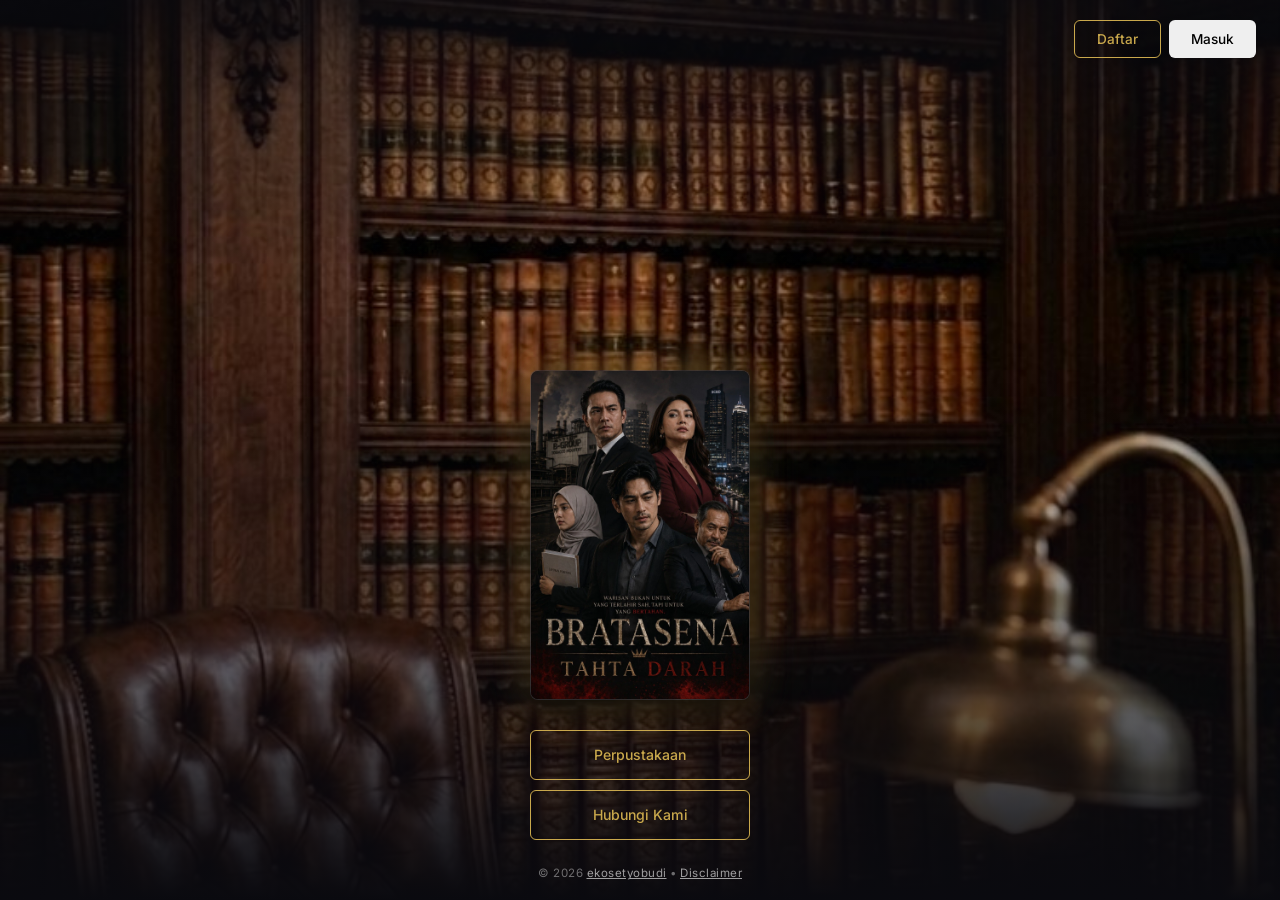
<file: index.html>
<!DOCTYPE html>
<html lang="id">
<head>
  <meta charset="UTF-8">
  <meta name="viewport" content="width=device-width, initial-scale=1.0, maximum-scale=1.0, user-scalable=no">
  <meta name="theme-color" content="#0a0a0f">
  <meta name="description" content="motjo — Perpustakaan Digital fiksi & novel karya ekosetyobudi.">
  <title>motjo — Perpustakaan Digital</title>
  <link rel="manifest" href="manifest.json">
  <link rel="stylesheet" href="css/style.css">
  <style>
    /* Auth buttons on the hero image itself — positioned absolutely */
    .hero-auth {
      position: absolute;
      top: 16px;
      right: 16px;
      z-index: 10;
      display: flex;
      gap: 8px;
    }
    .hero-auth .btn {
      padding: 8px 16px;
      font-size: 0.8rem;
    }
    @media (min-width: 768px) {
      .hero-auth { top: 20px; right: 24px; }
      .hero-auth .btn { padding: 10px 22px; font-size: 0.85rem; }
    }
    
    /* Center container adjustment for no text */
    .hero-content {
      display: flex;
      flex-direction: column;
      align-items: center;
      justify-content: flex-end; /* Push to bottom */
      height: 100%;
      box-sizing: border-box;
      padding-bottom: 60px; /* Leave space for floating copyright footer */
    }

    /* ===== LANDING PAGE COVER SLIDESHOW & GLOW 3D ===== */
    /* ===== LANDING PAGE COVER SLIDESHOW & GLOW 3D ===== */
    .hero-cover-slideshow {
      position: relative;
      width: 190px; /* Larger size to fill empty space */
      aspect-ratio: 2/3;
      margin-bottom: 30px;
      background: rgba(0, 0, 0, 0.4);
      
      /* 3D Glow: pendaran cahaya keemasan halus di belakang */
      box-shadow: 
        0 15px 35px rgba(0, 0, 0, 0.7),
        0 0 35px rgba(199, 168, 76, 0.3),
        0 0 70px rgba(199, 168, 76, 0.15);
      border: 1px solid rgba(255, 255, 255, 0.15);
      border-radius: 8px;
      overflow: hidden;
      transition: transform 0.5s ease;
      z-index: 5;
    }

    @media (min-width: 500px) {
      .hero-cover-slideshow {
        width: 220px;
      }
    }

    .hero-cover-slideshow:hover {
      transform: scale(1.04) translateY(-2px);
      box-shadow: 
        0 20px 40px rgba(0, 0, 0, 0.8),
        0 0 45px rgba(199, 168, 76, 0.5),
        0 0 90px rgba(199, 168, 76, 0.25);
    }

    .hero-cover-slideshow .slide {
      position: absolute;
      top: 0;
      left: 0;
      width: 100%;
      height: 100%;
      object-fit: cover;
      opacity: 0;
      transition: opacity 1.0s ease-in-out; /* Exactly 1s transition duration */
      z-index: 1;
    }

    .hero-cover-slideshow .slide.active {
      opacity: 1;
      z-index: 2;
    }

    .hero-actions {
      display: flex;
      flex-direction: column; /* Vertical layout */
      gap: 10px;
      width: 100%;
      max-width: 280px; /* Narrower width for elegant vertical stack */
      justify-content: center;
      padding: 0 16px;
      z-index: 5;
    }

    .hero-actions .btn {
      width: 100%;
      padding: 12px 18px;
      font-size: 0.88rem;
      text-align: center;
    }

    /* Modal styling overrides for text content */
    .modal-body-scrollable {
      max-height: 250px;
      overflow-y: auto;
      font-family: var(--font-ui);
      font-size: 0.8rem;
      color: var(--text-secondary);
      line-height: 1.6;
      padding-right: 8px;
      margin-top: 16px;
    }
    .modal-body-scrollable p {
      margin-bottom: 12px;
    }
  </style>
</head>
<body class="page-landing">

<!-- ===== AUTH MODAL ===== -->
<div class="modal-overlay" id="auth-modal">
  <div class="modal">
    <button class="modal-close" onclick="App.closeModal('auth-modal')">&times;</button>
    
    <!-- Maskot motjo ramah di modal Auth -->
    <div style="display:flex; justify-content:center; margin-top: 10px; margin-bottom:14px;">
      <img src="assets/motjo-mascot.webp" style="width: 80px; height: 80px; border-radius: 50%; object-fit: cover; border: 1.5px solid var(--gold-dim); box-shadow: 0 4px 15px rgba(0,0,0,0.5);" alt="motjo Mascot">
    </div>

    <div class="modal-title" id="auth-modal-title" style="margin-top:0;">Masuk</div>
    <div class="modal-subtitle" id="auth-modal-subtitle">Silakan masuk untuk melanjutkan membaca</div>

    <div class="modal-device-warning">
      <span><strong>Akun tersimpan di perangkat ini saja.</strong> Data tidak disinkronkan ke server. Jika berganti HP atau menghapus data browser, Anda harus daftar ulang. Gunakan nama pengguna dan kata sandi yang mudah diingat.</span>
    </div>

    <div id="auth-form">
      <div class="form-group">
        <label for="auth-username">Nama Pengguna</label>
        <input type="text" id="auth-username" placeholder="Nama pengguna" autocomplete="off">
        <div class="form-error" id="auth-username-error"></div>
      </div>
      <div class="form-group">
        <label for="auth-password">Kata Sandi</label>
        <input type="password" id="auth-password" placeholder="Kata sandi" autocomplete="off">
        <div class="form-error" id="auth-password-error"></div>
      </div>
      <button class="btn form-submit" id="auth-submit" style="background:#ffffff; color:#0a0a0f;">Masuk</button>
    </div>

    <div class="form-toggle" id="auth-toggle">
      Belum punya akun? <a id="auth-switch">Daftar di sini</a>
    </div>
  </div>
</div>

<!-- ===== DISCLAIMER MODAL ===== -->
<div class="modal-overlay" id="disclaimer-modal">
  <div class="modal" style="max-width: 450px;">
    <button class="modal-close" onclick="App.closeModal('disclaimer-modal')">&times;</button>
    <div class="modal-title" style="font-size: 1.3rem;">Pernyataan Penyangkalan</div>
    <div class="modal-subtitle" style="margin-bottom: 0;">Disclaimer Hukum & Kontinuitas Cerita</div>
    
    <div class="modal-body-scrollable">
      <p>Seluruh karya fiksi yang dipublikasikan dalam platform ini, termasuk namun tidak terbatas pada karakter, nama tokoh, latar belakang keluarga, organisasi, nama perusahaan, peristiwa hukum, intrik bisnis, serta lokasi kejadian, adalah murni hasil rekaan dan imajinasi penulis.</p>
      <p>Segala bentuk kemiripan atau kesamaan nama tokoh, jabatan, nama korporasi, alur persaingan bisnis, maupun detail peristiwa dengan kondisi nyata di dunia riil—baik di masa lalu, masa kini, maupun masa depan, serta baik yang menyangkut tokoh yang masih hidup maupun yang telah tiada—merupakan kebetulan semata dan sama sekali tidak merefleksikan kebenaran faktual.</p>
      <p>Isi dari cerita ini tidak ditujukan untuk menyudutkan, mencemarkan nama baik, atau mengasosiasikan diri dengan individu, institusi pemerintah, aparat penegak hukum, partai politik, maupun entitas bisnis tertentu dalam realitas kehidupan nyata.</p>
    </div>
    
    <button class="btn btn-ghost form-submit" onclick="App.closeModal('disclaimer-modal')" style="margin-top: 20px; width: 100%;">Tutup</button>
  </div>
</div>

<!-- ===== HERO / LANDING ===== -->
<section class="hero">
  <!-- IMAGE HERO: Study room klasik 9:16 dengan logo motjo -->
  <img class="hero-image" id="hero-image" src="assets/hero-study.jpg" alt="motjo library" loading="eager">

  <!-- Auth buttons on hero -->
  <div class="hero-auth" data-auth="logged-out">
    <button class="btn btn-outline" onclick="App.openModal('auth-modal')">Daftar</button>
    <button class="btn" onclick="App.openModal('auth-modal')">Masuk</button>
  </div>
  <div class="hero-auth" data-auth="logged-in" style="display:none;">
    <span style="color:rgba(255, 255, 255, 0.7);font-family:var(--font-ui);font-size:0.83rem;display:flex;align-items:center;margin-right:8px;">
      User: <span data-auth="username" style="margin-left: 4px; color:#ffffff; font-weight:500;"></span>
    </span>
    <button class="btn btn-ghost" onclick="Auth.logout();location.reload();">Keluar</button>
  </div>

  <div class="hero-content">
    <!-- SLIDESHOW COVER DI TENGAH DENGAN GLOW 3D -->
    <div class="hero-cover-slideshow">
      <img src="assets/bratasena/season-01.webp" class="slide active" alt="Season 1">
      <img src="assets/bratasena/season-02.webp" class="slide" alt="Season 2">
      <img src="assets/bratasena/season-03.webp" class="slide" alt="Season 3">
      <img src="assets/bratasena/season-04.webp" class="slide" alt="Season 4">
    </div>

    <div class="hero-actions">
      <a href="library.html" class="btn btn-outline">Perpustakaan</a>
      <a href="https://wa.me/62895428301010" target="_blank" class="btn btn-outline">Hubungi Kami</a>
    </div>
  </div>

  <!-- FLOATING COPYRIGHT FOOTER -->
  <div class="hero-footer-copyright">
    &copy; 2026 <a href="mailto:paranparanjare@gmail.com">ekosetyobudi</a> &bull; <a onclick="App.openModal('disclaimer-modal')">Disclaimer</a>
  </div>
</section>

<!-- ===== NOTIFICATION CONTAINER ===== -->
<div id="notification-container"></div>

<!-- ===== SCRIPTS ===== -->
<script src="js/auth.js"></script>
<script src="js/app.js"></script>
<script>
  // Dynamic cover slideshow script
  document.addEventListener('DOMContentLoaded', async () => {
    const slideshowContainer = document.querySelector('.hero-cover-slideshow');
    if (!slideshowContainer) return;

    try {
      const base = window.location.pathname.substring(0, window.location.pathname.lastIndexOf('/'));
      const resp = await fetch(`${base}/novels/novels.json?cb=${Date.now()}`);
      if (!resp.ok) throw new Error();
      const data = await resp.json();
      const novels = data.novels || [];
      
      let covers = [];
      novels.forEach(novel => {
        if (novel.cover) {
          covers.push({ src: novel.cover, title: novel.title });
        }
        if (novel.seasons) {
          novel.seasons.forEach(s => {
            if (s.cover) {
              covers.push({ src: s.cover, title: `${novel.title} - ${s.name}` });
            }
          });
        }
      });

      // Remove duplicates
      covers = covers.filter((value, index, self) =>
        self.findIndex(t => t.src === value.src) === index
      );

      if (covers.length > 0) {
        slideshowContainer.innerHTML = '';
        covers.forEach((cover, idx) => {
          const img = document.createElement('img');
          img.src = cover.src;
          img.className = idx === 0 ? 'slide active' : 'slide';
          img.alt = cover.title;
          slideshowContainer.appendChild(img);
        });

        const slides = slideshowContainer.querySelectorAll('.slide');
        let currentIdx = 0;
        setInterval(() => {
          slides[currentIdx].classList.remove('active');
          currentIdx = (currentIdx + 1) % slides.length;
          slides[currentIdx].classList.add('active');
        }, 4000);
      }
    } catch (e) {
      console.warn('Fallback: running static slides.', e);
      const slides = slideshowContainer.querySelectorAll('.slide');
      if (slides.length > 0) {
        let currentIdx = 0;
        setInterval(() => {
          slides[currentIdx].classList.remove('active');
          currentIdx = (currentIdx + 1) % slides.length;
          slides[currentIdx].classList.add('active');
        }, 4000);
      }
    }
  });
</script>
</body>
</html>
</file>
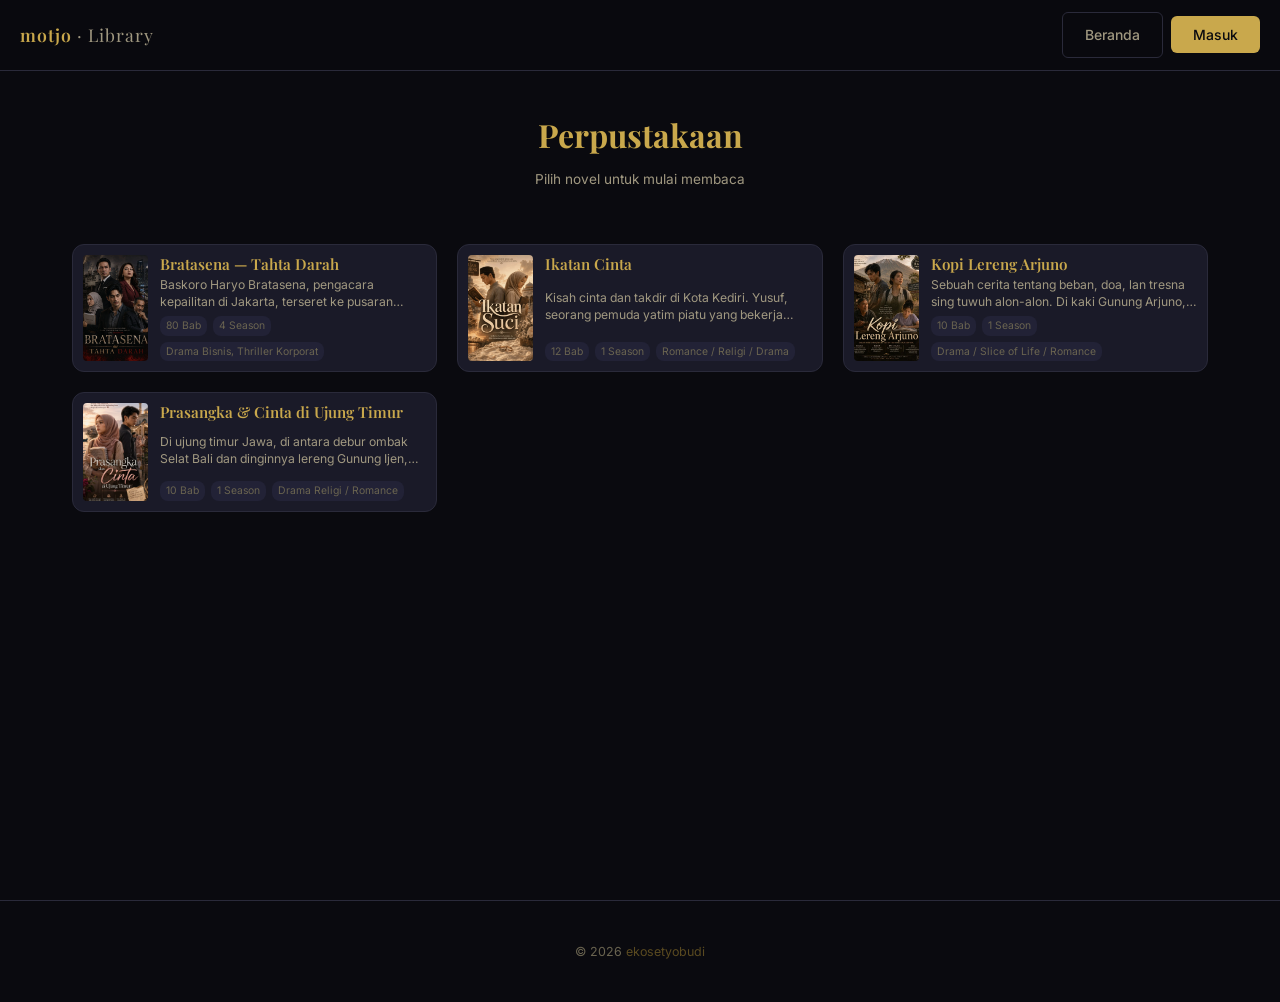
<file: library.html>
<!DOCTYPE html>
<html lang="id">
<head>
  <meta charset="UTF-8">
  <meta name="viewport" content="width=device-width, initial-scale=1.0, maximum-scale=1.0, user-scalable=no">
  <meta name="theme-color" content="#0a0a0f">
  <title>Perpustakaan — Bratasena</title>
  <link rel="manifest" href="manifest.json">
  <link rel="stylesheet" href="css/style.css">
</head>
<body>

<!-- ===== AUTH MODAL ===== -->
<div class="modal-overlay" id="auth-modal">
  <div class="modal">
    <button class="modal-close" onclick="App.closeModal('auth-modal')">&times;</button>
    
    <!-- Maskot motjo ramah di modal Auth -->
    <div style="display:flex; justify-content:center; margin-top: 10px; margin-bottom:14px;">
      <img src="assets/motjo-mascot.webp" style="width: 80px; height: 80px; border-radius: 50%; object-fit: cover; border: 1.5px solid var(--gold-dim); box-shadow: 0 4px 15px rgba(0,0,0,0.5);" alt="motjo Mascot">
    </div>

    <div class="modal-title" id="auth-modal-title" style="margin-top:0;">Masuk</div>
    <div class="modal-subtitle" id="auth-modal-subtitle">Silakan masuk untuk melanjutkan</div>
    <div class="modal-device-warning">
      <span><strong>Akun tersimpan di perangkat ini saja.</strong> Data tidak disinkronkan ke server. Jika berganti HP, Anda harus daftar ulang.</span>
    </div>
    <div id="auth-form">
      <div class="form-group">
        <label for="auth-username">Nama Pengguna</label>
        <input type="text" id="auth-username" placeholder="cth: baskoro" autocomplete="off">
        <div class="form-error" id="auth-username-error"></div>
      </div>
      <div class="form-group">
        <label for="auth-password">Kata Sandi</label>
        <input type="password" id="auth-password" placeholder="Minimal 4 karakter" autocomplete="off">
        <div class="form-error" id="auth-password-error"></div>
      </div>
      <button class="btn btn-gold form-submit" id="auth-submit">Masuk</button>
    </div>
    <div class="form-toggle" id="auth-toggle">
      Belum punya akun? <a id="auth-switch">Daftar di sini</a>
    </div>
  </div>
</div>

<!-- ===== TOP BAR ===== -->
<nav class="top-bar">
  <a href="index.html" class="top-bar-logo">motjo <span>· Library</span></a>
  <div class="top-bar-right">
    <span style="font-family:var(--font-ui);font-size:0.8rem;color:var(--text-muted);" data-auth="logged-in">
      👤 <span data-auth="username"></span>
    </span>
    <a href="index.html" class="btn btn-ghost">Beranda</a>
    <button class="btn btn-ghost" data-auth="logged-in" onclick="Auth.logout();location.reload();" style="display:none;">Keluar</button>
    <button class="btn btn-gold" data-auth="logged-out" onclick="App.openModal('auth-modal')" style="display:none;">Masuk</button>
  </div>
</nav>

<!-- ===== CONTENT ===== -->
<div class="page">
  <div class="library-header">
    <h1>Perpustakaan</h1>
    <p>Pilih novel untuk mulai membaca</p>
  </div>

  <div class="library-grid" id="library-grid">
    <div class="loading">Memuat perpustakaan...</div>
  </div>
</div>

<!-- ===== FOOTER ===== -->
<footer class="site-footer">
  <p>&copy; 2026 <a href="mailto:paranparanjare@gmail.com">ekosetyobudi</a></p>
</footer>

<!-- ===== NOTIFICATION CONTAINER ===== -->
<div id="notification-container"></div>

<!-- ===== SCRIPTS ===== -->
<script src="js/auth.js"></script>
<script src="js/app.js"></script>
<script src="js/library.js"></script>
</body>
</html>
</file>
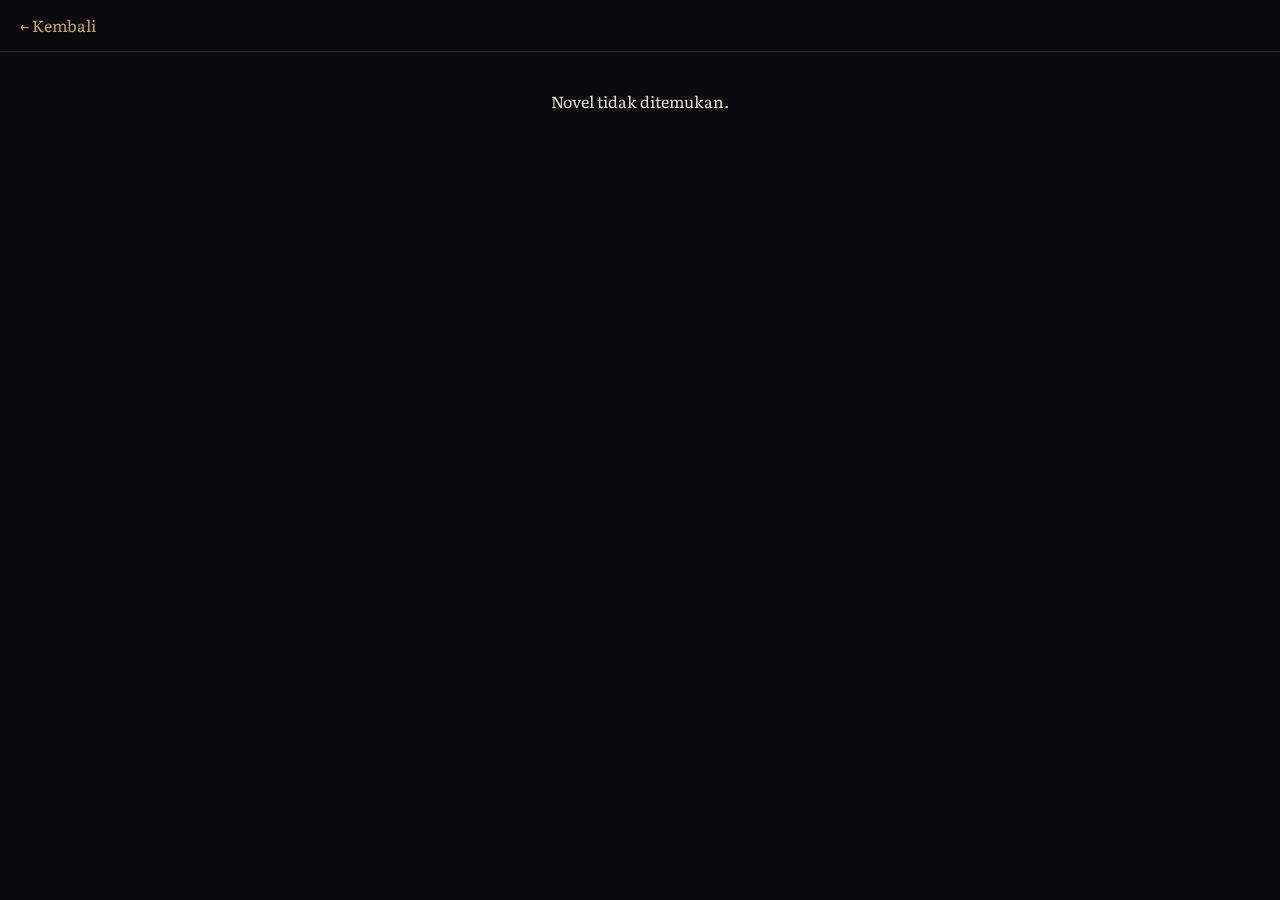
<file: novel.html>
<!DOCTYPE html>
<html lang="id">
<head>
  <meta charset="UTF-8">
  <meta name="viewport" content="width=device-width, initial-scale=1.0, maximum-scale=1.0, user-scalable=no">
  <meta name="theme-color" content="#0a0a0f">
  <title>Detail Novel — motjo</title>
  <link rel="manifest" href="manifest.json">
  <link rel="stylesheet" href="css/style.css">
  <style>
    .novel-detail-container {
      max-width: 600px;
      margin: 0 auto;
      padding: 20px 16px 80px 16px;
    }
    .novel-detail-header {
      display: flex;
      flex-direction: column;
      align-items: center;
      text-align: center;
      margin-bottom: 30px;
    }
    .novel-detail-cover {
      width: 160px;
      aspect-ratio: 2/3;
      border-radius: 8px;
      overflow: hidden;
      box-shadow: 0 8px 24px rgba(0,0,0,0.5), 0 0 15px rgba(199, 168, 76, 0.2);
      border: 1px solid rgba(255,255,255,0.1);
      margin-bottom: 20px;
      background: var(--bg-elevated);
    }
    .novel-detail-cover img {
      width: 100%;
      height: 100%;
      object-fit: cover;
    }
    .novel-detail-title {
      font-family: var(--font-display);
      font-size: 1.6rem;
      color: var(--gold);
      margin-bottom: 8px;
    }
    .novel-detail-author {
      font-family: var(--font-ui);
      font-size: 0.88rem;
      color: var(--text-muted);
      margin-bottom: 16px;
    }
    .novel-detail-meta {
      display: flex;
      gap: 8px;
      justify-content: center;
      margin-bottom: 20px;
    }
    .novel-detail-meta span {
      background: var(--bg-card);
      border: 1px solid var(--border);
      padding: 4px 12px;
      font-size: 0.75rem;
      border-radius: 20px;
      font-family: var(--font-ui);
      color: var(--text-secondary);
    }
    .novel-detail-desc {
      font-family: var(--font-ui);
      font-size: 0.92rem;
      line-height: 1.6;
      color: var(--text-secondary);
      margin-bottom: 30px;
      text-align: justify;
    }
    .season-section-title {
      font-family: var(--font-display);
      font-size: 1.2rem;
      color: var(--text-primary);
      margin-bottom: 16px;
      border-left: 3px solid var(--gold);
      padding-left: 10px;
    }
    .season-list {
      display: flex;
      flex-direction: column;
      gap: 16px;
    }
    .season-card {
      display: flex;
      background: var(--bg-card);
      border: 1px solid var(--border);
      border-radius: var(--radius);
      padding: 12px;
      text-decoration: none;
      transition: all 0.3s ease;
    }
    .season-card:hover {
      border-color: var(--gold-dim);
      transform: translateY(-2px);
      box-shadow: var(--shadow-gold);
    }
    .season-card-cover {
      width: 70px;
      aspect-ratio: 2/3;
      border-radius: 4px;
      overflow: hidden;
      flex-shrink: 0;
      background: var(--bg-elevated);
    }
    .season-card-cover img {
      width: 100%;
      height: 100%;
      object-fit: cover;
    }
    .season-card-info {
      margin-left: 16px;
      display: flex;
      flex-direction: column;
      justify-content: center;
    }
    .season-card-name {
      font-family: var(--font-display);
      font-size: 0.95rem;
      color: var(--gold);
      font-weight: 600;
      margin-bottom: 4px;
    }
    .season-card-meta {
      font-family: var(--font-ui);
      font-size: 0.78rem;
      color: var(--text-muted);
    }
    .action-button-container {
      width: 100%;
      margin-top: 20px;
    }
  </style>
</head>
<body>

<!-- ===== TOP BAR ===== -->
<nav class="top-bar">
  <a href="library.html" class="back-link">← Kembali</a>
  <div class="top-bar-right">
    <span style="font-family:var(--font-ui);font-size:0.8rem;color:var(--text-muted);" data-auth="logged-in">
      👤 <span data-auth="username"></span>
    </span>
  </div>
</nav>

<!-- ===== DETAIL CONTENT ===== -->
<div class="page">
  <div class="novel-detail-container" id="novel-detail-content">
    <div class="loading">Memuat detail novel...</div>
  </div>
</div>

<!-- ===== SCRIPTS ===== -->
<script src="js/auth.js"></script>
<script src="js/app.js"></script>
<script>
  const Detail = (() => {
    function getQueryParam(name) {
      const params = new URLSearchParams(window.location.search);
      return params.get(name);
    }

    return {
      async init() {
        const novelId = getQueryParam('novel');
        if (!novelId) {
          document.getElementById('novel-detail-content').innerHTML = '<p class="text-center">Novel tidak ditemukan.</p>';
          return;
        }

        // Fetch DB
        let novelInfo = null;
        try {
          const resp = await fetch('novels/novels.json');
          const data = await resp.json();
          novelInfo = data.novels.find(n => n.id === novelId);
        } catch {
          try {
            const resp = await fetch('https://paranparanjare-bot.github.io/bratasena-autonovel/novels/novels.json');
            const data = await resp.json();
            novelInfo = data.novels.find(n => n.id === novelId);
          } catch (e) {
            console.error(e);
          }
        }

        if (!novelInfo) {
          document.getElementById('novel-detail-content').innerHTML = '<p class="text-center">Novel tidak ditemukan.</p>';
          return;
        }

        document.title = `${novelInfo.title} — motjo`;

        // Render detail
        const container = document.getElementById('novel-detail-content');
        container.innerHTML = '';

        // Default cover is either first season cover or placeholder
        const mainCover = (novelInfo.seasons && novelInfo.seasons.length > 0 && novelInfo.seasons[0].cover)
          ? novelInfo.seasons[0].cover
          : (novelInfo.cover || '');

        const hasSeasons = novelInfo.seasons && novelInfo.seasons.length > 1;

        let metaHtml = `<span>${novelInfo.genre || 'Fiksi'}</span>`;
        if (hasSeasons) {
          metaHtml += `<span>${novelInfo.seasons.length} Season</span>`;
        }
        metaHtml += `<span>${novelInfo.totalChapters} Bab</span>`;

        let contentHtml = `
          <div class="novel-detail-header">
            <div class="novel-detail-cover">
              ${mainCover ? `<img src="${mainCover}" alt="${novelInfo.title}">` : `<span class="no-cover" style="font-size:3rem;line-height:240px;opacity:0.3;color:var(--gold);">${novelInfo.title.charAt(0)}</span>`}
            </div>
            <h1 class="novel-detail-title">${novelInfo.title}</h1>
            <div class="novel-detail-author">Karya ${novelInfo.author || 'ekosetyobudi'}</div>
            <div class="novel-detail-meta">
              ${metaHtml}
            </div>
          </div>
          <div class="novel-detail-desc">
            ${novelInfo.description || 'Tidak ada deskripsi.'}
          </div>
        `;

        if (hasSeasons) {
          // Has multiple seasons — Render season list
          contentHtml += `<h2 class="season-section-title">Pilih Season</h2><div class="season-list">`;
          
          novelInfo.seasons.forEach((season, idx) => {
            const firstChapNum = (season.chapters && season.chapters.length > 0) ? season.chapters[0].num : 1;
            const seasonCover = season.cover || mainCover;
            contentHtml += `
              <a href="reader.html?novel=${novelInfo.id}&bab=${firstChapNum}" class="season-card">
                <div class="season-card-cover">
                  ${seasonCover ? `<img src="${seasonCover}" alt="${season.name}">` : ''}
                </div>
                <div class="season-card-info">
                  <div class="season-card-name">Season ${idx + 1}: ${season.name}</div>
                  <div class="season-card-meta">${season.chapters ? season.chapters.length : 0} Bab</div>
                </div>
              </a>
            `;
          });
          
          contentHtml += `</div>`;
        } else {
          // No multiple seasons — Render single big Start Reading button
          const firstChapNum = (novelInfo.seasons && novelInfo.seasons[0] && novelInfo.seasons[0].chapters && novelInfo.seasons[0].chapters[0]) 
            ? novelInfo.seasons[0].chapters[0].num 
            : 1;

          contentHtml += `
            <div class="action-button-container">
              <a href="reader.html?novel=${novelInfo.id}&bab=${firstChapNum}" class="btn btn-gold" style="display:block; text-align:center; padding: 14px 20px;">Mulai Membaca</a>
            </div>
          `;
        }

        container.innerHTML = contentHtml;
        App.updateAuthUI();
      }
    };
  })();

  document.addEventListener('DOMContentLoaded', () => Detail.init());
</script>
</body>
</html>
</file>
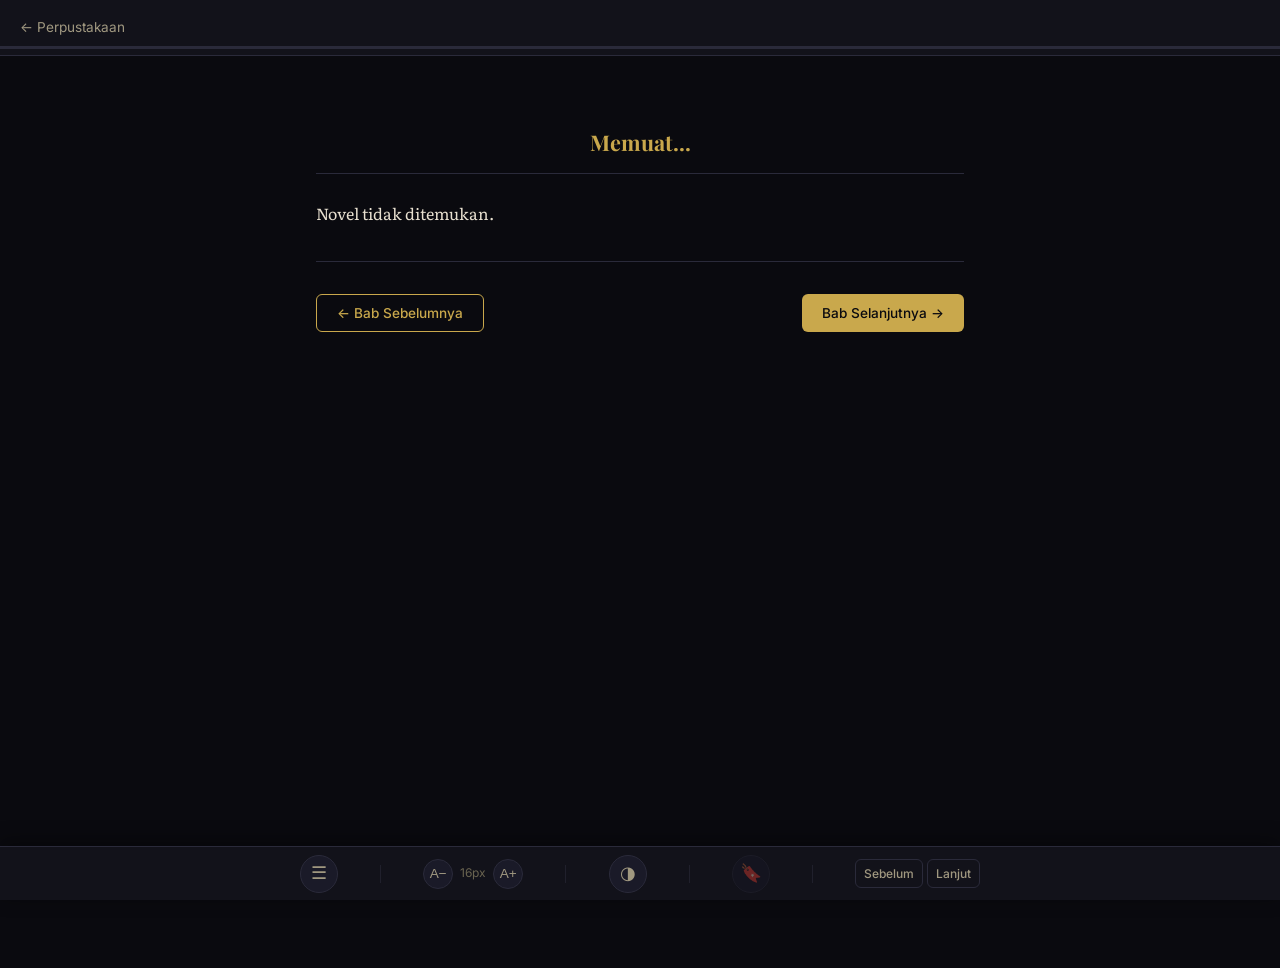
<file: reader.html>
<!DOCTYPE html>
<html lang="id">
<head>
  <meta charset="UTF-8">
  <meta name="viewport" content="width=device-width, initial-scale=1.0, maximum-scale=1.0, user-scalable=no">
  <meta name="theme-color" content="#0a0a0f">
  <title>Membaca — motjo</title>
  <link rel="manifest" href="manifest.json">
  <link rel="stylesheet" href="css/style.css">
  <style>
    /* Sticky Bottom Toolbar */
    .reader-bottom-toolbar {
      position: fixed;
      bottom: 0;
      left: 0;
      right: 0;
      z-index: 99;
      background: var(--bg-secondary); /* Dynamic themed background */
      border-top: 1px solid var(--border);
      box-sizing: border-box;
      padding: 8px 12px;
      height: 54px;
      display: flex;
      align-items: center;
      justify-content: center;
      box-shadow: 0 -4px 20px rgba(0,0,0,0.4);
    }
    
    .reader-bottom-actions {
      display: flex;
      align-items: center;
      justify-content: space-between;
      max-width: var(--max-read);
      margin: 0 auto;
      width: 100%;
      gap: 4px;
    }

    .toolbar-divider {
      width: 1px;
      height: 18px;
      background: var(--border);
      opacity: 0.6;
    }

    .toolbar-nav-buttons {
      display: flex;
      gap: 4px;
    }

    /* Override topbar to just be a simple clean back link */
    .reader-topbar {
      position: fixed;
      top: 0;
      left: 0;
      right: 0;
      height: 46px;
      background: var(--bg-secondary); /* Dynamic themed background */
      border-bottom: 1px solid var(--border);
      z-index: 90;
      display: flex;
      align-items: center;
      padding: 0 16px;
      box-sizing: border-box;
      justify-content: flex-start;
    }

    .reader-topbar .back-link {
      font-family: var(--font-ui);
      font-size: 0.85rem;
      text-decoration: none;
      color: var(--text-secondary);
      transition: color 0.3s;
    }
    .reader-topbar .back-link:hover {
      color: #ffffff;
    }

    /* Content area adjustment */
    .reader-content {
      padding: 60px 16px 120px 16px !important; /* Forces 120px padding bottom */
      max-width: var(--max-read);
      margin: 0 auto;
    }

    /* Remove the header chapter number (Poin 5) */
    .reader-chapter-header {
      text-align: center;
      margin-bottom: 24px;
      padding-bottom: 16px;
      border-bottom: 1px solid var(--border);
    }
    
    .reader-chapter-title {
      font-family: var(--font-display);
      font-size: 1.35rem;
      color: var(--gold);
      line-height: 1.35;
      margin: 0;
    }
  </style>
</head>
<body>

<!-- ===== PROGRESS BAR ===== -->
<div class="reader-progress" style="top: 46px;">
  <div class="reader-progress-bar" id="reader-progress-bar"></div>
</div>

<!-- ===== TOP BAR (Clean Back Link) ===== -->
<nav class="reader-topbar">
  <a href="library.html" class="back-link">← Perpustakaan</a>
</nav>

<!-- ===== SIDEBAR ===== -->
<div class="sidebar-overlay" id="sidebar-overlay"></div>
<div class="sidebar" id="sidebar" style="top: 0; bottom: 0; z-index: 1000;">
  <div class="sidebar-header">
    <h3 id="sidebar-novel-title">Bratasena</h3>
    <p>Daftar Bab</p>
    <button class="btn btn-ghost" id="sidebar-close" style="position:absolute;top:12px;right:12px;padding:4px 10px;">✕</button>
  </div>
  <div id="sidebar-chapter-list"></div>
</div>

<!-- ===== READING CONTENT ===== -->
<div class="page">
  <div class="reader-content">
    <div class="reader-chapter-header">
      <!-- Removed duplicate chapter number (Poin 5) -->
      <h1 class="reader-chapter-title" id="reader-chapter-title">Memuat...</h1>
    </div>
    <div id="reader-body" class="reader-body">
      <div class="loading">Memuat bab...</div>
    </div>

    <!-- Bottom chapter navigation -->
    <div class="chapter-nav" style="margin-bottom: 20px;">
      <button class="btn btn-outline" id="prev-chapter-bottom" onclick="Reader.goToChapter(-1)">← Bab Sebelumnya</button>
      <button class="btn btn-gold" id="next-chapter-bottom" onclick="Reader.goToChapter(1)">Bab Selanjutnya →</button>
    </div>
  </div>
</div>

<!-- ===== STICKY BOTTOM TOOLBAR ===== -->
<div class="reader-bottom-toolbar">
  <div class="reader-bottom-actions">
    <!-- Menu Hamburger Daftar Bab -->
    <button class="btn-icon" id="sidebar-toggle" title="Daftar Bab">☰</button>
    <div class="toolbar-divider"></div>
    
    <!-- Kontrol Font (A-, A+) -->
    <div class="font-size-controls" style="display:flex; align-items:center; gap:4px;">
      <button class="btn-icon" id="font-decrease" style="padding: 4px 8px; font-size:0.85rem;">A−</button>
      <span class="font-size-label" data-fontsize-label="16px" style="font-size:0.75rem; min-width:32px; text-align:center;">16px</span>
      <button class="btn-icon" id="font-increase" style="padding: 4px 8px; font-size:0.85rem;">A+</button>
    </div>
    <div class="toolbar-divider"></div>
    
    <!-- Ganti Tema -->
    <button class="btn-icon" id="theme-toggle" title="Ganti Tema">◑</button>
    <div class="toolbar-divider"></div>
    
    <!-- Bookmark -->
    <button class="btn-icon" id="bookmark-btn" title="Simpan Bookmark" style="opacity:0.4;">🔖</button>
    <div class="toolbar-divider"></div>
    
    <!-- Navigasi Bab Sebelumnya / Lanjut -->
    <div class="toolbar-nav-buttons">
      <button class="btn btn-ghost" id="prev-chapter" style="padding: 6px 8px; font-size: 0.75rem;" disabled>Sebelum</button>
      <button class="btn btn-ghost" id="next-chapter" style="padding: 6px 8px; font-size: 0.75rem;" disabled>Lanjut</button>
    </div>
  </div>
</div>

<!-- ===== NOTIFICATION CONTAINER ===== -->
<div id="notification-container"></div>

<!-- ===== SCRIPTS ===== -->
<script src="js/auth.js?v=2.0.1"></script>
<script src="js/app.js?v=2.0.1"></script>
<script src="js/reader.js?v=2.0.1"></script>
</body>
</html>
</file>
<file: css/style.css>
/* ===== BRATASENA DIGITAL LIBRARY =====
 * Dark Academia Theme · Gold & Maroon Accents
 * HP-First Design
 * ======================================== */

@import url('https://fonts.googleapis.com/css2?family=Playfair+Display:ital,wght@0,400;0,600;0,700;1,400;1,600&family=Literata:opsz,wght@7..72,300;7..72,400;7..72,500;7..72,600&family=Inter:wght@300;400;500;600&display=swap');

/* ===== RESET & VARIABLES ===== */
:root {
  --bg-primary: #0a0a0f;
  --bg-secondary: #12121a;
  --bg-card: #1a1a28;
  --bg-elevated: #222236;
  --bg-overlay: rgba(0,0,0,0.75);

  --gold: #c9a84c;
  --gold-light: #e8d48b;
  --gold-dark: #a0842c;
  --gold-dim: #5a4a20;
  --maroon: #8b1a1a;
  --maroon-light: #c03232;
  --maroon-dark: #5c1010;

  --text-primary: #e8e0d0;
  --text-secondary: #a09880;
  --text-muted: #6a6450;
  --text-inverse: #0a0a0f;

  --border: #2a2a3a;
  --border-gold: rgba(201, 168, 76, 0.3);

  --success: #2d8a4e;
  --error: #c03232;

  --font-display: 'Playfair Display', Georgia, 'Times New Roman', serif;
  --font-body: 'Literata', Georgia, 'Times New Roman', serif;
  --font-ui: 'Inter', -apple-system, BlinkMacSystemFont, sans-serif;

  --radius-sm: 6px;
  --radius: 12px;
  --radius-lg: 20px;

  --shadow: 0 4px 20px rgba(0,0,0,0.4);
  --shadow-gold: 0 4px 20px rgba(201, 168, 76, 0.15);

  --max-read: 680px;
  --max-content: 1200px;
}

*, *::before, *::after { margin: 0; padding: 0; box-sizing: border-box; }

html {
  scroll-behavior: smooth;
  -webkit-text-size-adjust: 100%;
}

body {
  font-family: var(--font-body);
  background: var(--bg-primary);
  color: var(--text-primary);
  line-height: 1.7;
  min-height: 100vh;
  overflow-x: hidden;
}

a { color: var(--gold); text-decoration: none; transition: color 0.3s; }
a:hover { color: var(--gold-light); }

img { max-width: 100%; display: block; }

/* ===== SCROLLBAR ===== */
::-webkit-scrollbar { width: 6px; }
::-webkit-scrollbar-track { background: var(--bg-secondary); }
::-webkit-scrollbar-thumb { background: var(--gold-dim); border-radius: 3px; }
::-webkit-scrollbar-thumb:hover { background: var(--gold); }

/* ===== TOP BAR ===== */
.top-bar {
  position: fixed;
  top: 0; left: 0; right: 0;
  z-index: 1000;
  display: flex;
  align-items: center;
  justify-content: space-between;
  padding: 12px 20px;
  background: rgba(10,10,15,0.85);
  backdrop-filter: blur(20px);
  -webkit-backdrop-filter: blur(20px);
  border-bottom: 1px solid var(--border);
  transition: background 0.4s;
}

.top-bar.scrolled {
  background: rgba(10,10,15,0.95);
}

.top-bar-logo {
  font-family: var(--font-display);
  font-size: 1.1rem;
  font-weight: 600;
  color: var(--gold);
  letter-spacing: 1px;
}

.top-bar-logo span {
  color: var(--text-secondary);
  font-weight: 400;
}

.top-bar-right {
  display: flex;
  align-items: center;
  gap: 8px;
}

/* ===== BUTTONS ===== */
.btn {
  display: inline-flex;
  align-items: center;
  justify-content: center;
  gap: 8px;
  padding: 10px 22px;
  border: none;
  border-radius: var(--radius-sm);
  font-family: var(--font-ui);
  font-size: 0.875rem;
  font-weight: 500;
  cursor: pointer;
  transition: all 0.3s ease;
  text-decoration: none;
}

.btn-gold {
  background: var(--gold);
  color: var(--text-inverse);
}
.btn-gold:hover {
  background: var(--gold-light);
  color: var(--text-inverse);
  transform: translateY(-1px);
  box-shadow: var(--shadow-gold);
}

.btn-outline {
  background: transparent;
  color: var(--gold);
  border: 1px solid var(--gold);
}
.btn-outline:hover {
  background: var(--gold);
  color: var(--text-inverse);
}

.btn-ghost {
  background: transparent;
  color: var(--text-secondary);
  border: 1px solid var(--border);
}
.btn-ghost:hover {
  border-color: var(--gold);
  color: var(--gold);
}

.btn-icon {
  width: 38px; height: 38px;
  padding: 0;
  border-radius: 50%;
  background: var(--bg-card);
  border: 1px solid var(--border);
  color: var(--text-secondary);
  font-size: 1.1rem;
  cursor: pointer;
  transition: all 0.3s;
  display: inline-flex;
  align-items: center;
  justify-content: center;
}
.btn-icon:hover {
  border-color: var(--gold);
  color: var(--gold);
  background: var(--bg-elevated);
}

/* ===== HERO / LANDING ===== */
.hero {
  position: relative;
  width: 100%;
  height: 100vh;
  height: 100svh; /* support for mobile dynamic viewport */
  display: flex;
  align-items: center;
  justify-content: center;
  overflow: hidden;
}

/* Force body to not scroll when on index/landing */
body.page-landing {
  overflow: hidden;
  height: 100vh;
  height: 100svh;
}

/* The 9:16 image slot */
.hero-image {
  position: absolute;
  top: 0; left: 0;
  width: 100%;
  height: 100%;
  object-fit: cover;
  object-position: center;
  z-index: 0;
}

.hero-image-placeholder {
  position: absolute;
  top: 0; left: 0;
  width: 100%;
  height: 100%;
  z-index: 0;
  background: linear-gradient(135deg, #1a0a0a 0%, #0a0a1a 50%, #1a1a0a 100%);
  display: flex;
  align-items: center;
  justify-content: center;
}

.hero-image-placeholder .placeholder-icon {
  font-size: 4rem;
  opacity: 0.15;
  text-align: center;
  line-height: 1.4;
  color: var(--gold);
}

/* Overlay gradient */
.hero::after {
  content: '';
  position: absolute;
  bottom: 0; left: 0; right: 0;
  height: 60%;
  background: linear-gradient(to top, var(--bg-primary) 0%, transparent 100%);
  z-index: 1;
}

/* Top gradient for readability */
.hero::before {
  content: '';
  position: absolute;
  top: 0; left: 0; right: 0;
  height: 30%;
  background: linear-gradient(to bottom, rgba(10,10,15,0.8) 0%, transparent 100%);
  z-index: 1;
}

.hero-content {
  position: relative;
  z-index: 2;
  text-align: center;
  padding: 100px 24px 60px;
  max-width: 600px;
}

.hero-badge {
  display: inline-block;
  padding: 6px 16px;
  border: 1px solid var(--gold-dim);
  border-radius: 20px;
  font-family: var(--font-ui);
  font-size: 0.75rem;
  text-transform: uppercase;
  letter-spacing: 3px;
  color: var(--gold);
  margin-bottom: 24px;
}

.hero-title {
  font-family: var(--font-display);
  font-size: clamp(2.2rem, 8vw, 4rem);
  font-weight: 700;
  color: var(--gold);
  line-height: 1.15;
  margin-bottom: 12px;
  text-shadow: 0 2px 30px rgba(0,0,0,0.5);
}

.hero-subtitle {
  font-family: var(--font-display);
  font-size: clamp(1rem, 3vw, 1.4rem);
  font-style: italic;
  color: var(--text-secondary);
  margin-bottom: 16px;
}

.hero-tagline {
  font-family: var(--font-ui);
  font-size: 0.85rem;
  color: var(--text-muted);
  margin-bottom: 36px;
  letter-spacing: 2px;
  text-transform: uppercase;
}

.hero-actions {
  display: flex;
  flex-direction: column;
  align-items: center;
  gap: 12px;
}

.hero-actions .btn {
  min-width: 220px;
  padding: 14px 32px;
  font-size: 1rem;
}

/* ===== BUTTONS OVERRIDES FOR LANDING (GLASSMORPHISM) ===== */
.page-landing .hero-actions .btn-outline {
  background: rgba(255, 255, 255, 0.07) !important;
  color: #ffffff !important;
  border: 1.5px solid rgba(255, 255, 255, 0.4) !important;
  backdrop-filter: blur(12px) !important;
  -webkit-backdrop-filter: blur(12px) !important;
  box-shadow: 0 4px 30px rgba(0, 0, 0, 0.2) !important;
  border-radius: 4px;
  font-weight: 500;
  transition: all 0.3s ease;
}

.page-landing .hero-actions .btn-outline:hover {
  background: rgba(255, 255, 255, 0.2) !important;
  border-color: rgba(255, 255, 255, 0.8) !important;
  color: #ffffff !important;
  box-shadow: 0 4px 30px rgba(255, 255, 255, 0.15) !important;
  transform: translateY(-1px);
}

.page-landing .btn-ghost {
  border-color: transparent;
  color: rgba(255, 255, 255, 0.5);
}
.page-landing .btn-ghost:hover {
  color: #ffffff;
  background: rgba(255, 255, 255, 0.05);
}

/* Modals on landing page */
.page-landing .modal {
  border-color: rgba(255, 255, 255, 0.1);
  background: rgba(18, 18, 26, 0.95);
  backdrop-filter: blur(20px);
  -webkit-backdrop-filter: blur(20px);
}

/* Landing Page Floating Footer */
.hero-footer-copyright {
  position: absolute;
  bottom: 16px;
  left: 50%;
  transform: translateX(-50%);
  z-index: 10;
  text-align: center;
  font-family: var(--font-ui);
  font-size: 0.72rem;
  color: rgba(255, 255, 255, 0.4);
  width: 90%;
  letter-spacing: 0.5px;
}

.hero-footer-copyright a {
  color: rgba(255, 255, 255, 0.6);
  text-decoration: underline;
  cursor: pointer;
  transition: color 0.3s;
}
.hero-footer-copyright a:hover {
  color: #ffffff;
}

/* Auth buttons on hero */
.hero-auth {
  position: absolute;
  top: 16px;
  right: 16px;
  z-index: 10;
  display: flex;
  gap: 8px;
}

.hero-auth .btn {
  padding: 8px 16px;
  font-size: 0.8rem;
}

/* ===== AUTH MODAL ===== */
.modal-overlay {
  position: fixed;
  top: 0; left: 0; width: 100%; height: 100%;
  background: rgba(0,0,0,0.7);
  backdrop-filter: blur(8px);
  -webkit-backdrop-filter: blur(8px);
  z-index: 2000;
  display: none;
  align-items: center;
  justify-content: center;
  padding: 20px;
  animation: fadeIn 0.3s ease;
}

.modal-overlay.active { display: flex; }

@keyframes fadeIn {
  from { opacity: 0; }
  to { opacity: 1; }
}

@keyframes slideUp {
  from { transform: translateY(30px); opacity: 0; }
  to { transform: translateY(0); opacity: 1; }
}

.modal {
  background: var(--bg-secondary);
  border: 1px solid var(--border);
  border-radius: var(--radius-lg);
  padding: 36px 28px 28px;
  width: 100%;
  max-width: 400px;
  position: relative;
  animation: slideUp 0.3s ease;
  box-shadow: 0 20px 60px rgba(0,0,0,0.5);
}

.modal-close {
  position: absolute;
  top: 12px; right: 14px;
  background: none;
  border: none;
  color: var(--text-muted);
  font-size: 1.4rem;
  cursor: pointer;
  padding: 4px;
  line-height: 1;
  transition: color 0.3s;
}
.modal-close:hover { color: var(--text-primary); }

.modal-title {
  font-family: var(--font-display);
  font-size: 1.5rem;
  color: var(--gold);
  margin-bottom: 4px;
}

.modal-subtitle {
  font-family: var(--font-ui);
  font-size: 0.8rem;
  color: var(--text-secondary);
  margin-bottom: 24px;
}

.modal-device-warning {
  display: flex;
  align-items: flex-start;
  gap: 8px;
  padding: 10px 14px;
  background: rgba(201, 168, 76, 0.08);
  border: 1px solid var(--gold-dim);
  border-radius: var(--radius-sm);
  margin-bottom: 20px;
  font-family: var(--font-ui);
  font-size: 0.75rem;
  color: var(--gold);
  line-height: 1.5;
}

.modal-device-warning .icon {
  font-size: 1rem;
  flex-shrink: 0;
  margin-top: 2px;
}

.form-group {
  margin-bottom: 16px;
}

.form-group label {
  display: block;
  font-family: var(--font-ui);
  font-size: 0.8rem;
  color: var(--text-secondary);
  margin-bottom: 6px;
  font-weight: 500;
}

.form-group input {
  width: 100%;
  padding: 12px 14px;
  background: var(--bg-primary);
  border: 1px solid var(--border);
  border-radius: var(--radius-sm);
  color: var(--text-primary);
  font-family: var(--font-ui);
  font-size: 0.9rem;
  outline: none;
  transition: border-color 0.3s;
}

.form-group input:focus {
  border-color: var(--gold);
  box-shadow: 0 0 0 2px rgba(201, 168, 76, 0.15);
}

.form-error {
  font-family: var(--font-ui);
  font-size: 0.78rem;
  color: var(--error);
  margin-top: 4px;
  display: none;
}

.form-error.show { display: block; }

.form-submit {
  width: 100%;
  margin-top: 8px;
}

.form-toggle {
  text-align: center;
  margin-top: 16px;
  font-family: var(--font-ui);
  font-size: 0.83rem;
  color: var(--text-secondary);
}

.form-toggle a {
  color: var(--gold);
  cursor: pointer;
  font-weight: 500;
}
.form-toggle a:hover { color: var(--gold-light); }

/* ===== PAGE CONTENT ===== */
.page {
  padding-top: 68px;
  min-height: 100vh;
}

/* ===== LIBRARY PAGE ===== */
.library-header {
  text-align: center;
  padding: 40px 20px 20px;
}

.library-header h1 {
  font-family: var(--font-display);
  font-size: 2rem;
  color: var(--gold);
  margin-bottom: 6px;
}

.library-header p {
  font-family: var(--font-ui);
  font-size: 0.85rem;
  color: var(--text-secondary);
}

.library-grid {
  display: grid;
  grid-template-columns: repeat(auto-fill, minmax(280px, 1fr)); /* Larger size to accommodate horizontal list */
  gap: 16px;
  padding: 16px;
  max-width: var(--max-content);
  margin: 0 auto;
}

@media (max-width: 599px) {
  .library-grid {
    display: flex;
    flex-direction: column;
    gap: 12px;
    padding: 12px;
  }
}

@media (min-width: 600px) {
  .library-grid {
    grid-template-columns: repeat(auto-fill, minmax(320px, 1fr));
    gap: 20px;
    padding: 20px;
  }
}

/* ===== HORIZONTAL CARD FOR MULTI-NOVEL LIST ===== */
.novel-card-horizontal {
  display: flex;
  background: var(--bg-card);
  border: 1px solid var(--border);
  border-radius: var(--radius);
  overflow: hidden;
  text-decoration: none;
  transition: all 0.3s ease;
  padding: 10px;
  min-height: 100px;
  box-sizing: border-box;
}

.novel-card-horizontal:hover {
  border-color: var(--gold-dim);
  transform: translateY(-2px);
  box-shadow: var(--shadow-gold);
}

.novel-card-h-cover {
  width: 65px;
  aspect-ratio: 2/3;
  border-radius: 4px;
  overflow: hidden;
  flex-shrink: 0;
  background: var(--bg-elevated);
}

.novel-card-h-cover img {
  width: 100%;
  height: 100%;
  object-fit: cover;
}

.novel-card-h-cover .no-cover-small {
  font-family: var(--font-display);
  font-size: 1.5rem;
  color: var(--gold-dim);
  opacity: 0.3;
  display: flex;
  align-items: center;
  justify-content: center;
  height: 100%;
}

.novel-card-h-info {
  margin-left: 12px;
  display: flex;
  flex-direction: column;
  flex-grow: 1;
  justify-content: space-between;
}

.novel-card-h-title {
  font-family: var(--font-display);
  font-size: 0.95rem;
  font-weight: 600;
  color: var(--gold);
  line-height: 1.3;
  margin-bottom: 3px;
}

.novel-card-h-desc {
  font-family: var(--font-ui);
  font-size: 0.76rem;
  color: var(--text-secondary);
  line-height: 1.35;
  margin-bottom: 6px;
  display: -webkit-box;
  -webkit-line-clamp: 2;
  -webkit-box-orient: vertical;
  overflow: hidden;
  text-overflow: ellipsis;
}

.novel-card-h-meta {
  display: flex;
  gap: 6px;
  flex-wrap: wrap;
}

.novel-card-h-meta span {
  padding: 1px 6px;
  border-radius: 8px;
  font-family: var(--font-ui);
  font-size: 0.65rem;
  background: var(--bg-elevated);
  color: var(--text-muted);
}

.novel-card {
  background: var(--bg-card);
  border: 1px solid var(--border);
  border-radius: var(--radius);
  overflow: hidden;
  cursor: pointer;
  transition: all 0.4s ease;
  position: relative;
}

.novel-card:hover {
  transform: translateY(-4px);
  border-color: var(--gold-dim);
  box-shadow: var(--shadow-gold);
}

.novel-card-cover {
  aspect-ratio: 2/3;
  background: var(--bg-elevated);
  display: flex;
  align-items: center;
  justify-content: center;
  position: relative;
  overflow: hidden;
}

.novel-card-cover img {
  width: 100%;
  height: 100%;
  object-fit: cover;
}

.novel-card-cover .no-cover {
  font-family: var(--font-display);
  font-size: 3rem;
  color: var(--gold-dim);
  opacity: 0.3;
  text-align: center;
  padding: 20px;
}

.novel-card-info {
  padding: 14px;
}

.novel-card-title {
  font-family: var(--font-display);
  font-size: 1rem;
  font-weight: 600;
  color: var(--gold);
  margin-bottom: 4px;
  line-height: 1.3;
}

.novel-card-author {
  font-family: var(--font-ui);
  font-size: 0.78rem;
  color: var(--text-muted);
}

.novel-card-season {
  font-family: var(--font-ui);
  font-size: 0.8rem;
  color: var(--text-secondary);
  font-style: italic;
  margin-bottom: 4px;
}

.novel-card-meta {
  display: flex;
  gap: 6px;
  margin-top: 8px;
  flex-wrap: wrap;
}

.novel-card-meta span {
  padding: 2px 8px;
  border-radius: 10px;
  font-family: var(--font-ui);
  font-size: 0.68rem;
  background: var(--bg-elevated);
  color: var(--text-secondary);
}

/* ===== READER PAGE ===== */
.reader-topbar {
  position: fixed;
  top: 0; left: 0; right: 0;
  z-index: 100;
  display: flex;
  align-items: center;
  justify-content: space-between;
  padding: 10px 16px;
  background: rgba(10,10,15,0.92);
  backdrop-filter: blur(20px);
  -webkit-backdrop-filter: blur(20px);
  border-bottom: 1px solid var(--border);
  min-height: 56px;
}

.reader-topbar .back-link {
  display: flex;
  align-items: center;
  gap: 6px;
  font-family: var(--font-ui);
  font-size: 0.83rem;
  color: var(--text-secondary);
  cursor: pointer;
  transition: color 0.3s;
  background: none;
  border: none;
  padding: 4px;
}
.reader-topbar .back-link:hover { color: var(--gold); }

.reader-topbar-title {
  font-family: var(--font-ui);
  font-size: 0.8rem;
  color: var(--text-secondary);
  text-align: center;
  flex: 1;
  overflow: hidden;
  text-overflow: ellipsis;
  white-space: nowrap;
  padding: 0 8px;
}

.reader-topbar-title strong {
  color: var(--text-primary);
  font-weight: 500;
}

.reader-controls {
  display: flex;
  gap: 4px;
  align-items: center;
}

.reader-controls .btn-icon {
  width: 34px; height: 34px;
  font-size: 0.95rem;
}

/* Font size controls */
.font-size-controls {
  display: flex;
  align-items: center;
  gap: 4px;
}

.font-size-controls .btn-icon {
  width: 30px; height: 30px;
  font-size: 0.85rem;
}

.font-size-label {
  font-family: var(--font-ui);
  font-size: 0.7rem;
  color: var(--text-muted);
  min-width: 28px;
  text-align: center;
}

/* ===== SIDEBAR CHAPTER LIST ===== */
.sidebar-overlay {
  position: fixed;
  top: 0; left: 0; width: 100%; height: 100%;
  background: rgba(0,0,0,0.5);
  z-index: 500;
  display: none;
}
.sidebar-overlay.active { display: block; }

.sidebar {
  position: fixed;
  top: 0; left: 0;
  width: 300px;
  max-width: 85vw;
  height: 100%;
  background: var(--bg-secondary);
  border-right: 1px solid var(--border);
  z-index: 501;
  transform: translateX(-100%);
  transition: transform 0.35s cubic-bezier(0.4, 0, 0.2, 1);
  overflow-y: auto;
  display: flex;
  flex-direction: column;
}

.sidebar.open {
  transform: translateX(0);
}

.sidebar-header {
  padding: 20px 16px 12px;
  border-bottom: 1px solid var(--border);
  flex-shrink: 0;
}

.sidebar-header h3 {
  font-family: var(--font-display);
  font-size: 1.1rem;
  color: var(--gold);
  margin-bottom: 2px;
}

.sidebar-header p {
  font-family: var(--font-ui);
  font-size: 0.8rem;
  color: var(--text-muted);
}

.sidebar-season {
  padding: 12px 16px 4px;
  font-family: var(--font-ui);
  font-size: 0.72rem;
  text-transform: uppercase;
  letter-spacing: 2px;
  color: var(--gold-dim);
  font-weight: 600;
}

.sidebar-chapter {
  display: block;
  padding: 10px 16px 10px 24px;
  font-family: var(--font-ui);
  font-size: 0.84rem;
  color: var(--text-secondary);
  cursor: pointer;
  transition: all 0.2s;
  border-left: 3px solid transparent;
}

.sidebar-chapter:hover {
  color: var(--text-primary);
  background: rgba(201, 168, 76, 0.05);
  border-left-color: var(--gold-dim);
}

.sidebar-chapter.active {
  color: var(--gold);
  border-left-color: var(--gold);
  background: rgba(201, 168, 76, 0.08);
}

.sidebar-chapter .chapter-num {
  display: inline-block;
  min-width: 28px;
  color: var(--text-muted);
  font-size: 0.78rem;
}

/* ===== READING AREA ===== */
.reader-content {
  padding: 80px 20px 80px;
  max-width: var(--max-read);
  margin: 0 auto;
  min-height: 100vh;
}

.reader-chapter-header {
  text-align: center;
  margin-bottom: 32px;
  padding-bottom: 24px;
  border-bottom: 1px solid var(--border);
}

.reader-chapter-number {
  font-family: var(--font-ui);
  font-size: 0.8rem;
  color: var(--gold-dim);
  text-transform: uppercase;
  letter-spacing: 3px;
  margin-bottom: 8px;
}

.reader-chapter-title {
  font-family: var(--font-display);
  font-size: 1.6rem;
  color: var(--gold);
  line-height: 1.3;
}

.reader-body {
  font-family: var(--font-body);
  font-size: var(--reader-font-size, 1rem);
  line-height: 1.9;
  color: var(--text-primary);
  white-space: pre-wrap;
  word-wrap: break-word;
}

.reader-body p {
  margin-bottom: 1.2em;
  text-indent: 0;
}

/* ===== PROGRESS BAR ===== */
.reader-progress {
  position: fixed;
  top: 56px; left: 0; right: 0;
  height: 3px;
  background: var(--border);
  z-index: 99;
}

.reader-progress-bar {
  height: 100%;
  background: linear-gradient(90deg, var(--gold-dark), var(--gold));
  width: 0%;
  transition: width 0.3s;
}

/* ===== CHAPTER NAV ===== */
.chapter-nav {
  display: flex;
  justify-content: space-between;
  padding: 32px 0;
  margin-top: 32px;
  border-top: 1px solid var(--border);
}

.chapter-nav .btn {
  padding: 10px 20px;
  font-size: 0.85rem;
}

.chapter-nav .btn:disabled {
  opacity: 0.3;
  cursor: not-allowed;
  pointer-events: none;
}

/* ===== SEPIA THEME ===== */
body.theme-sepia {
  --bg-primary: #f4ecd8;
  --bg-secondary: #ece4c8;
  --bg-card: #e8dcc0;
  --bg-elevated: #ddd4b4;
  --text-primary: #3a3028;
  --text-secondary: #6a5c4a;
  --text-muted: #9a8c7a;
  --border: #d4c8a8;
  --bg-overlay: rgba(0,0,0,0.2);
}

body.theme-sepia .hero::after {
  background: linear-gradient(to top, #f4ecd8 0%, transparent 100%);
}

body.theme-sepia .top-bar {
  background: rgba(244, 236, 216, 0.92);
  backdrop-filter: blur(20px);
}

body.theme-sepia .reader-body {
  color: #3a3028;
}

body.theme-sepia .modal {
  background: var(--bg-secondary);
}

/* ===== LIGHT THEME ===== */
body.theme-light {
  --bg-primary: #f5f2ed;
  --bg-secondary: #edebe6;
  --bg-card: #e6e2da;
  --bg-elevated: #ddd8ce;
  --text-primary: #1a1814;
  --text-secondary: #5a5248;
  --text-muted: #8a8278;
  --border: #d4cec4;
  --bg-overlay: rgba(0,0,0,0.1);
}

body.theme-light .hero::after {
  background: linear-gradient(to top, #f5f2ed 0%, transparent 100%);
}

body.theme-light .top-bar {
  background: rgba(245, 242, 237, 0.92);
  backdrop-filter: blur(20px);
}

body.theme-light .reader-body {
  color: #1a1814;
}

body.theme-light .modal {
  background: var(--bg-secondary);
}

body.theme-light .hero-title {
  color: var(--gold-dark);
}

body.theme-light .novel-card-title {
  color: var(--gold-dark);
}

/* ===== NOTIFICATION ===== */
.notification {
  position: fixed;
  bottom: 24px;
  left: 50%;
  transform: translateX(-50%) translateY(100px);
  background: var(--bg-card);
  border: 1px solid var(--border);
  border-radius: var(--radius);
  padding: 12px 24px;
  font-family: var(--font-ui);
  font-size: 0.85rem;
  color: var(--text-primary);
  box-shadow: var(--shadow);
  z-index: 3000;
  opacity: 0;
  transition: all 0.4s ease;
  max-width: 90vw;
  text-align: center;
}

.notification.show {
  opacity: 1;
  transform: translateX(-50%) translateY(0);
}

.notification.success { border-color: var(--success); }
.notification.error { border-color: var(--error); }
.notification.error .icon { color: var(--error); }

/* ===== UTILITY ===== */
.hidden { display: none !important; }
.text-center { text-align: center; }
.mt-8 { margin-top: 8px; }
.mt-16 { margin-top: 16px; }
.mt-24 { margin-top: 24px; }

/* ===== ABOUT SECTION (below hero) ===== */
.about-section {
  padding: 60px 20px;
  max-width: var(--max-content);
  margin: 0 auto;
  text-align: center;
}

.about-section h2 {
  font-family: var(--font-display);
  font-size: 1.6rem;
  color: var(--gold);
  margin-bottom: 16px;
}

.about-section p {
  color: var(--text-secondary);
  max-width: 600px;
  margin: 0 auto;
  line-height: 1.8;
  font-size: 0.95rem;
}

.stats-row {
  display: flex;
  justify-content: center;
  gap: 40px;
  margin-top: 40px;
  flex-wrap: wrap;
}

.stat-item {
  text-align: center;
}

.stat-number {
  font-family: var(--font-display);
  font-size: 2rem;
  font-weight: 700;
  color: var(--gold);
  display: block;
}

.stat-label {
  font-family: var(--font-ui);
  font-size: 0.75rem;
  color: var(--text-muted);
  text-transform: uppercase;
  letter-spacing: 2px;
}

/* ===== RESPONSIVE ===== */
@media (min-width: 768px) {
  .hero-content {
    padding: 120px 40px 80px;
  }

  .hero-auth {
    top: 20px;
    right: 24px;
  }

  .hero-auth .btn {
    padding: 10px 22px;
    font-size: 0.85rem;
  }

  .reader-content {
    padding: 90px 32px 80px;
  }

  .reader-topbar {
    padding: 10px 24px;
  }

  .library-grid {
    padding: 32px;
  }
}

/* ===== READING PROGRESS ON SIDEBAR ===== */
.sidebar-chapter .read-indicator {
  float: right;
  font-size: 0.65rem;
  color: var(--success);
  opacity: 0.6;
}

/* ===== LOADING ===== */
.loading {
  display: flex;
  align-items: center;
  justify-content: center;
  padding: 60px 20px;
  color: var(--text-muted);
  font-family: var(--font-ui);
  font-size: 0.9rem;
}

.loading::after {
  content: '';
  width: 20px; height: 20px;
  margin-left: 10px;
  border: 2px solid var(--border);
  border-top-color: var(--gold);
  border-radius: 50%;
  animation: spin 0.8s linear infinite;
}

@keyframes spin {
  to { transform: rotate(360deg); }
}

/* ===== FOOTER ===== */
.site-footer {
  text-align: center;
  padding: 40px 20px;
  font-family: var(--font-ui);
  font-size: 0.78rem;
  color: var(--text-muted);
  border-top: 1px solid var(--border);
}

.site-footer a {
  color: var(--gold-dim);
}
</file>
